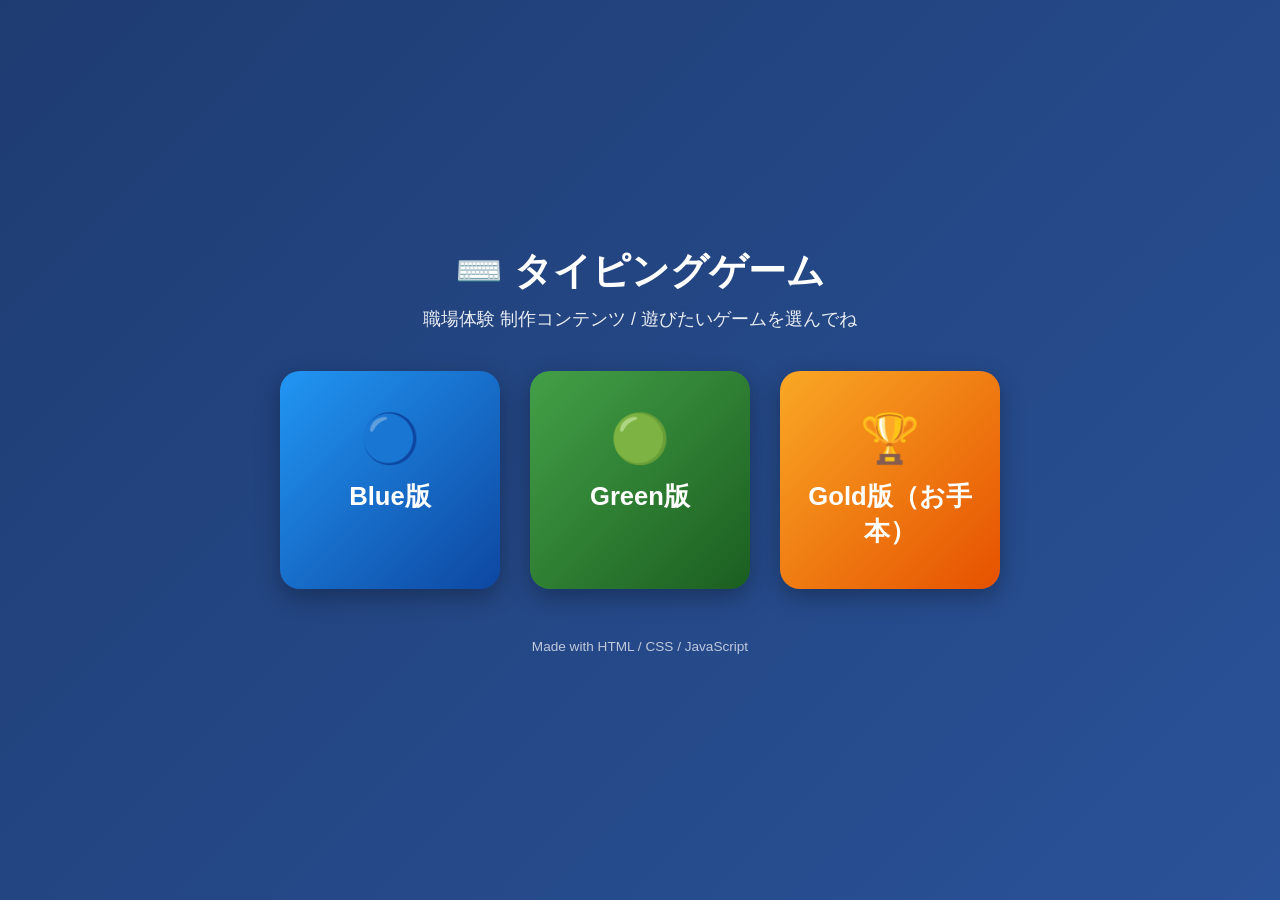
<file: index.html>
<!DOCTYPE html>
<html lang="ja">
<head>
  <meta charset="UTF-8" />
  <meta name="viewport" content="width=device-width, initial-scale=1.0" />
  <title>タイピングゲーム ポータル</title>
  <style>
    * { box-sizing: border-box; margin: 0; padding: 0; }
    body {
      font-family: "Hiragino Kaku Gothic ProN", "Meiryo", sans-serif;
      min-height: 100vh;
      display: flex;
      flex-direction: column;
      align-items: center;
      justify-content: center;
      background: linear-gradient(135deg, #1e3c72, #2a5298);
      color: #fff;
      text-align: center;
      padding: 20px;
    }
    h1 { font-size: 2.4rem; margin-bottom: 10px; }
    p.lead { font-size: 1.1rem; margin-bottom: 40px; opacity: 0.9; }
    .cards { display: flex; gap: 30px; flex-wrap: wrap; justify-content: center; }
    .card {
      display: block;
      width: 220px;
      padding: 40px 20px;
      border-radius: 20px;
      text-decoration: none;
      color: #fff;
      font-size: 1.6rem;
      font-weight: bold;
      transition: transform 0.2s, box-shadow 0.2s;
      box-shadow: 0 8px 24px rgba(0,0,0,0.3);
    }
    .card:hover { transform: translateY(-8px); box-shadow: 0 14px 32px rgba(0,0,0,0.4); }
    .card .emoji { display: block; font-size: 3rem; margin-bottom: 12px; }
    .card.blue { background: linear-gradient(135deg, #2196f3, #0d47a1); }
    .card.green { background: linear-gradient(135deg, #43a047, #1b5e20); }
    .card.gold { background: linear-gradient(135deg, #f9a825, #e65100); }
    footer { margin-top: 50px; font-size: 0.85rem; opacity: 0.7; }
  </style>
</head>
<body>
  <h1>⌨️ タイピングゲーム</h1>
  <p class="lead">職場体験 制作コンテンツ / 遊びたいゲームを選んでね</p>
  <div class="cards">
    <a class="card blue" href="./blue/">
      <span class="emoji">🔵</span>
      Blue版
    </a>
    <a class="card green" href="./green/">
      <span class="emoji">🟢</span>
      Green版
    </a>
    <a class="card gold" href="./gold/">
      <span class="emoji">🏆</span>
      Gold版（お手本）
    </a>
  </div>
  <footer>Made with HTML / CSS / JavaScript</footer>
</body>
</html>
</file>
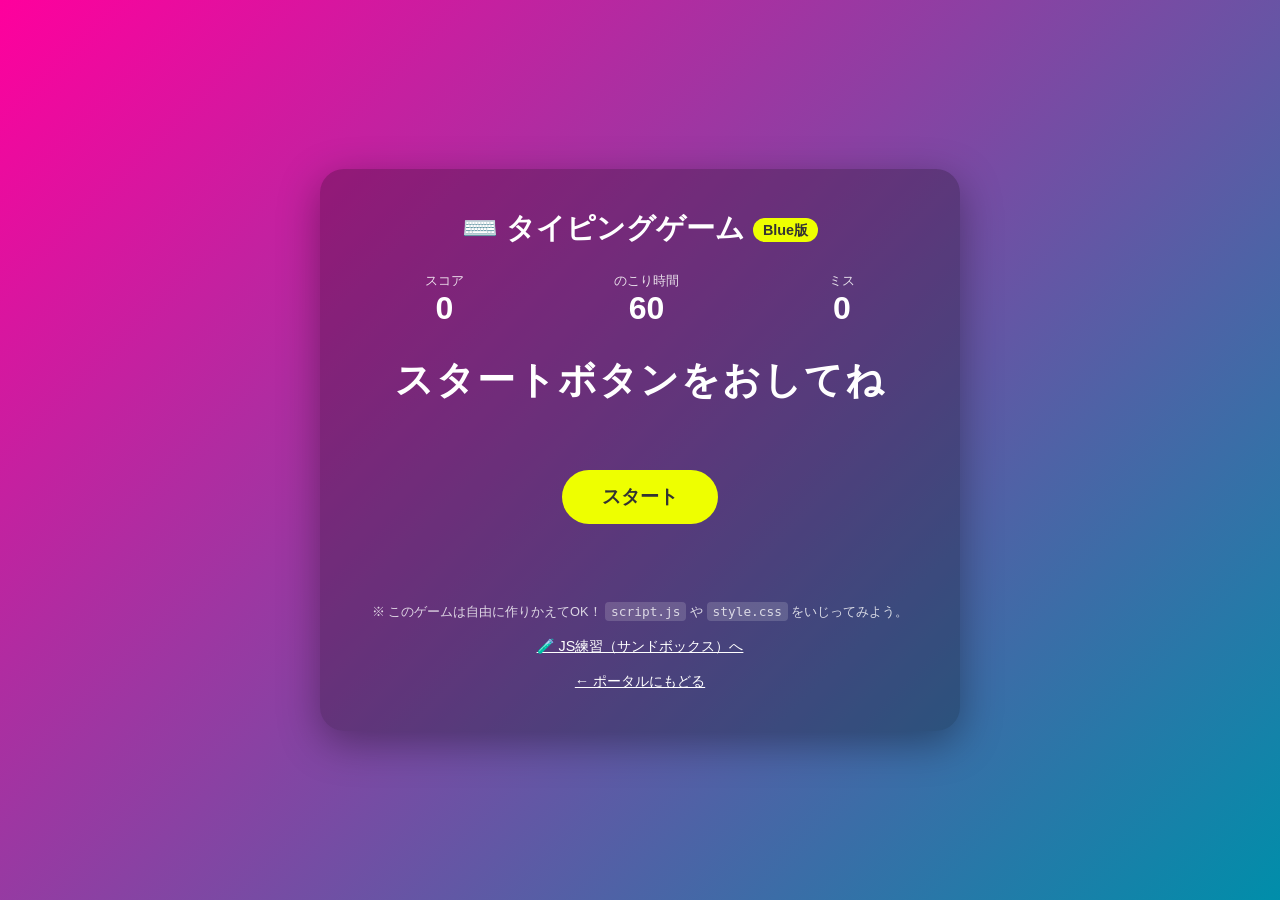
<file: blue/index.html>
<!DOCTYPE html>
<html lang="ja">
<head>
  <meta charset="UTF-8" />
  <meta name="viewport" content="width=device-width, initial-scale=1.0" />
  <title>タイピングゲーム（Taiping）</title>
  <link rel="stylesheet" href="./style.css" />
</head>
<body>
  <div class="container">
    <h1>⌨️ タイピングゲーム <span class="badge">Blue版</span></h1>

    <!-- スコアやタイマーの表示エリア -->
    <div class="status">
      <div class="status-item">
        <span class="label">スコア</span>
        <span id="score" class="value">0</span>
      </div>
      <div class="status-item">
        <span class="label">のこり時間</span>
        <span id="time" class="value">60</span>
      </div>
      <div class="status-item">
        <span class="label">ミス</span>
        <span id="miss" class="value">0</span>
      </div>
    </div>

    <!-- お題の単語 -->
    <div id="word" class="word">スタートボタンをおしてね</div>

    <!-- 入力中の文字 -->
    <div id="typed" class="typed"></div>

    <!-- 入力欄（画面には見せず、キー入力を受け取る用） -->
    <input id="input" class="hidden-input" type="text" autocomplete="off" />

    <!-- ボタン -->
    <button id="startBtn" class="start-btn">スタート</button>

    <!-- 結果表示 -->
    <div id="result" class="result"></div>

    <p class="hint">※ このゲームは自由に作りかえてOK！ <code>script.js</code> や <code>style.css</code> をいじってみよう。</p>
    <p class="back"><a href="./sandbox/">🧪 JS練習（サンドボックス）へ</a></p>
    <p class="back"><a href="../">← ポータルにもどる</a></p>
  </div>

  <script src="./script.js"></script>
</body>
</html>
</file>
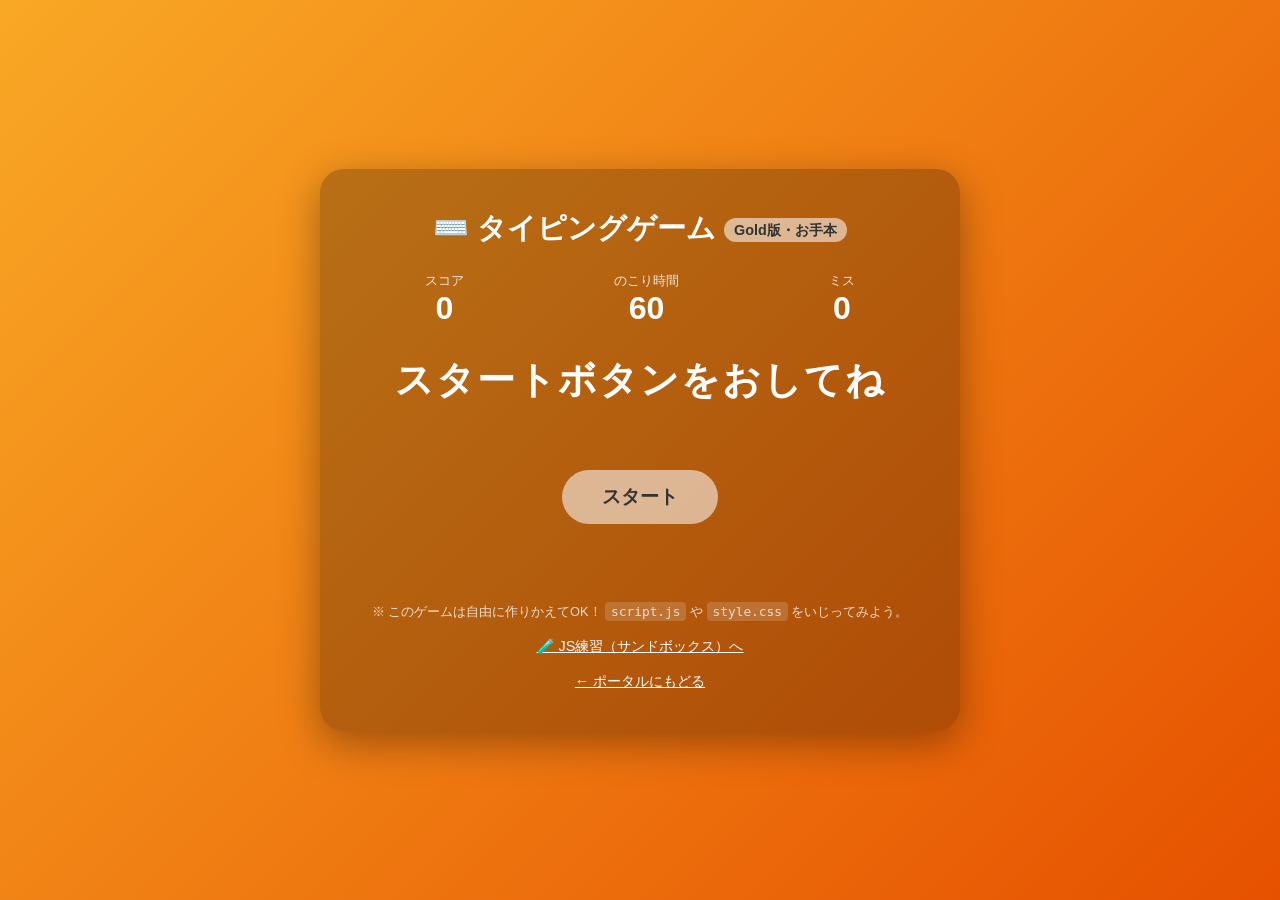
<file: gold/index.html>
<!DOCTYPE html>
<html lang="ja">
<head>
  <meta charset="UTF-8" />
  <meta name="viewport" content="width=device-width, initial-scale=1.0" />
  <title>タイピングゲーム（Gold版・お手本）</title>
  <link rel="stylesheet" href="./style.css" />
</head>
<body>
  <div class="container">
    <h1>⌨️ タイピングゲーム <span class="badge">Gold版・お手本</span></h1>

    <!-- スコアやタイマーの表示エリア -->
    <div class="status">
      <div class="status-item">
        <span class="label">スコア</span>
        <span id="score" class="value">0</span>
      </div>
      <div class="status-item">
        <span class="label">のこり時間</span>
        <span id="time" class="value">60</span>
      </div>
      <div class="status-item">
        <span class="label">ミス</span>
        <span id="miss" class="value">0</span>
      </div>
    </div>

    <!-- お題の単語 -->
    <div id="word" class="word">スタートボタンをおしてね</div>

    <!-- 入力中の文字 -->
    <div id="typed" class="typed"></div>
    <div id="label" class="label"></div>

    <!-- 入力欄（画面には見せず、キー入力を受け取る用） -->
    <input id="input" class="hidden-input" type="text" autocomplete="off" />

    <!-- ボタン -->
    <button id="startBtn" class="start-btn">スタート</button>

    <!-- 結果表示 -->
    <div id="result" class="result"></div>

    <p class="hint">※ このゲームは自由に作りかえてOK！ <code>script.js</code> や <code>style.css</code> をいじってみよう。</p>
    <p class="back"><a href="./sandbox/">🧪 JS練習（サンドボックス）へ</a></p>
    <p class="back"><a href="../">← ポータルにもどる</a></p>
  </div>

  <script src="./script.js"></script>
</body>
</html>
</file>
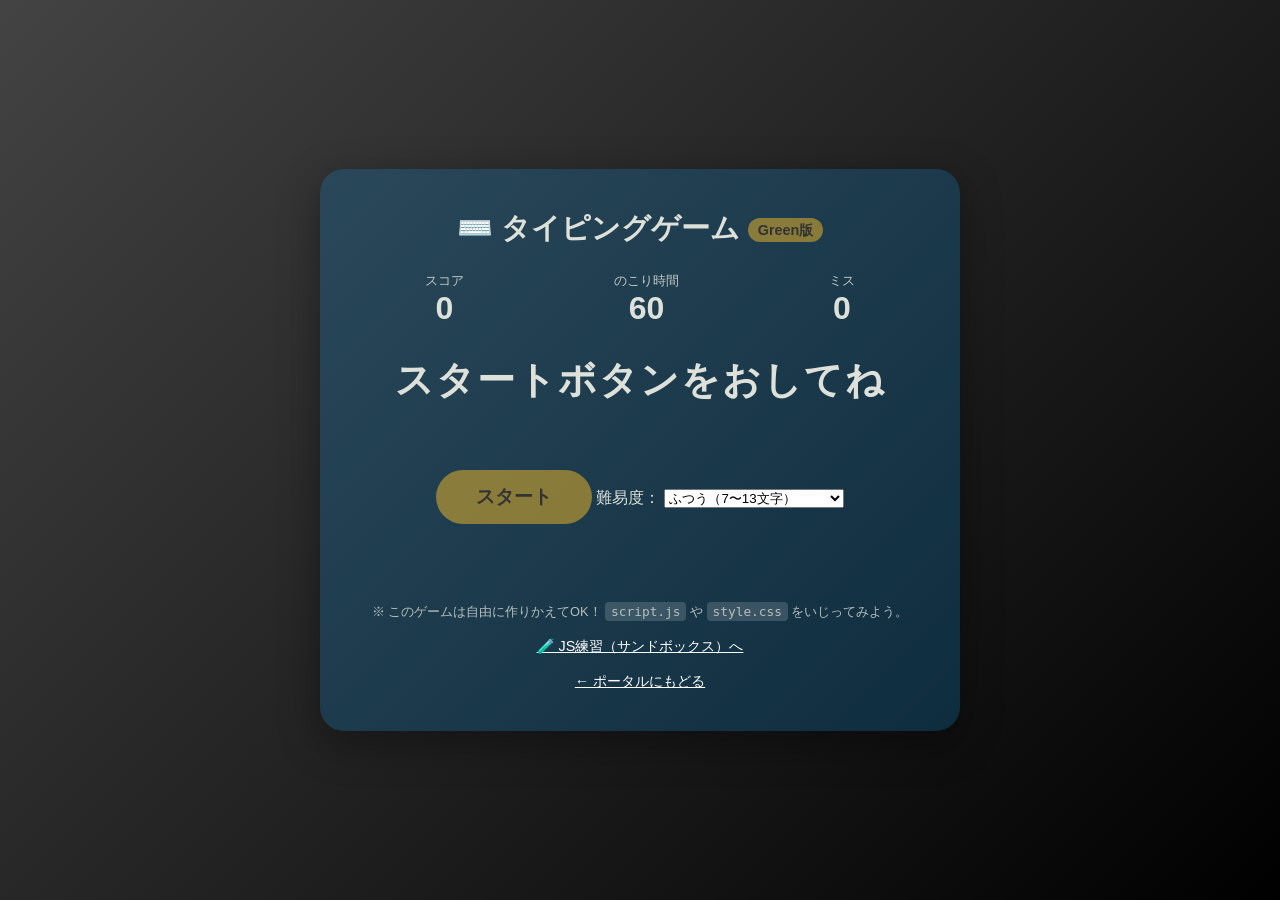
<file: green/index.html>
<!DOCTYPE html>
<html lang="ja">
<head>
  <meta charset="UTF-8" />
  <meta name="viewport" content="width=device-width, initial-scale=1.0" />
  <title>タイピングゲーム（西沢龍之丞）</title>
  <link rel="stylesheet" href="./style.css" />
</head>
<body>
  <div class="container">
    <h1>⌨️ タイピングゲーム <span class="badge">Green版</span></h1>

    <!-- スコアやタイマーの表示エリア -->
    <div class="status">
      <div class="status-item">
        <span class="label">スコア</span>
        <span id="score" class="value">0</span>
      </div>
      <div class="status-item">
        <span class="label">のこり時間</span>
        <span id="time" class="value">60</span>
      </div>
      <div class="status-item">
        <span class="label">ミス</span>
        <span id="miss" class="value">0</span>
      </div>
    </div>

    <!-- お題の単語 -->
    <div id="word" class="word">スタートボタンをおしてね</div>

    <!-- 入力中の文字 -->
    <div id="typed" class="typed"></div>

    <!-- 入力欄（画面には見せず、キー入力を受け取る用） -->
    <input id="input" class="hidden-input" type="text" autocomplete="off" />

    <!-- ボタン -->
    <button id="startBtn" class="start-btn">スタート</button>
    <label for="difficulty">難易度：</label>
    <select id="difficulty">
    <option value="easy">かんたん（6文字以内）</option>
    <option value="normal" selected>ふつう（7〜13文字）</option>
    <option value="hard">むずかしい（14文字以上）</option>
    </select>


    <!-- 結果表示 -->
    <div id="result" class="result"></div>

    <p class="hint">※ このゲームは自由に作りかえてOK！ <code>script.js</code> や <code>style.css</code> をいじってみよう。</p>
    <p class="back"><a href="./sandbox/">🧪 JS練習（サンドボックス）へ</a></p>
    <p class="back"><a href="../">← ポータルにもどる</a></p>
  </div>

  <script src="./script.js"></script>
</body>
</html>
</file>
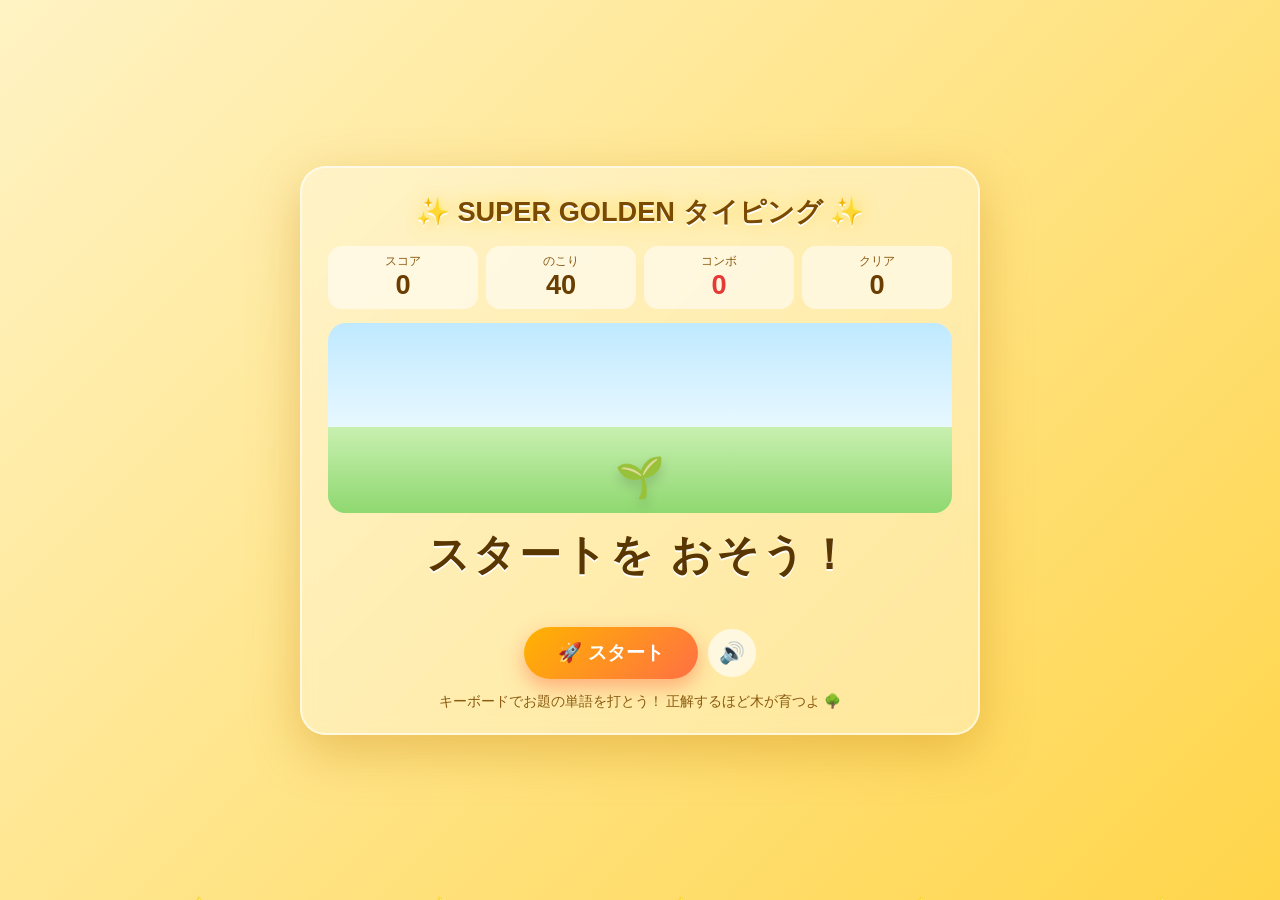
<file: super-golden/index.html>
<!DOCTYPE html>
<html lang="ja">
<head>
  <meta charset="UTF-8" />
  <meta name="viewport" content="width=device-width, initial-scale=1.0" />
  <title>✨ SUPER GOLDEN タイピング ✨</title>
  <link rel="stylesheet" href="./style.css" />
</head>
<body>
  <!-- 背景でキラキラ流れる粒 -->
  <div id="sparkles" class="sparkles"></div>
  <!-- 花吹雪・絵文字バーストがここに出る -->
  <div id="fx" class="fx-layer"></div>

  <div class="stage">
    <h1 class="title">✨ SUPER GOLDEN タイピング ✨</h1>

    <!-- スコアなどの表示（HUD） -->
    <div class="hud">
      <div class="hud-item">
        <span class="hud-label">スコア</span>
        <span id="score" class="hud-value">0</span>
      </div>
      <div class="hud-item">
        <span class="hud-label">のこり</span>
        <span id="time" class="hud-value">40</span>
      </div>
      <div class="hud-item combo-box">
        <span class="hud-label">コンボ</span>
        <span id="combo" class="hud-value">0</span>
      </div>
      <div class="hud-item">
        <span class="hud-label">クリア</span>
        <span id="cleared" class="hud-value">0</span>
      </div>
    </div>

    <!-- 育つ木の庭 -->
    <div class="garden">
      <div id="flowers" class="flowers"></div>
      <div id="tree" class="tree">🌱</div>
      <div class="ground"></div>
    </div>

    <!-- お題 -->
    <div id="word" class="word">スタートを おそう！</div>
    <div id="typed" class="typed"></div>

    <!-- ボタン類 -->
    <div class="controls">
      <button id="startBtn" class="start-btn">🚀 スタート</button>
      <button id="muteBtn" class="mute-btn" title="音のオン・オフ">🔊</button>
    </div>

    <p class="hint">キーボードでお題の単語を打とう！ 正解するほど木が育つよ 🌳</p>
  </div>

  <!-- 結果オーバーレイ -->
  <div id="overlay" class="overlay hidden">
    <div class="overlay-card">
      <div class="overlay-emoji">🏆</div>
      <h2 id="overlayTitle">おつかれさま！</h2>
      <p id="overlayScore" class="overlay-score"></p>
      <p id="overlayMsg" class="overlay-msg"></p>
      <button id="againBtn" class="start-btn">🔄 もういちど</button>
    </div>
  </div>

  <script src="./script.js"></script>
</body>
</html>
</file>
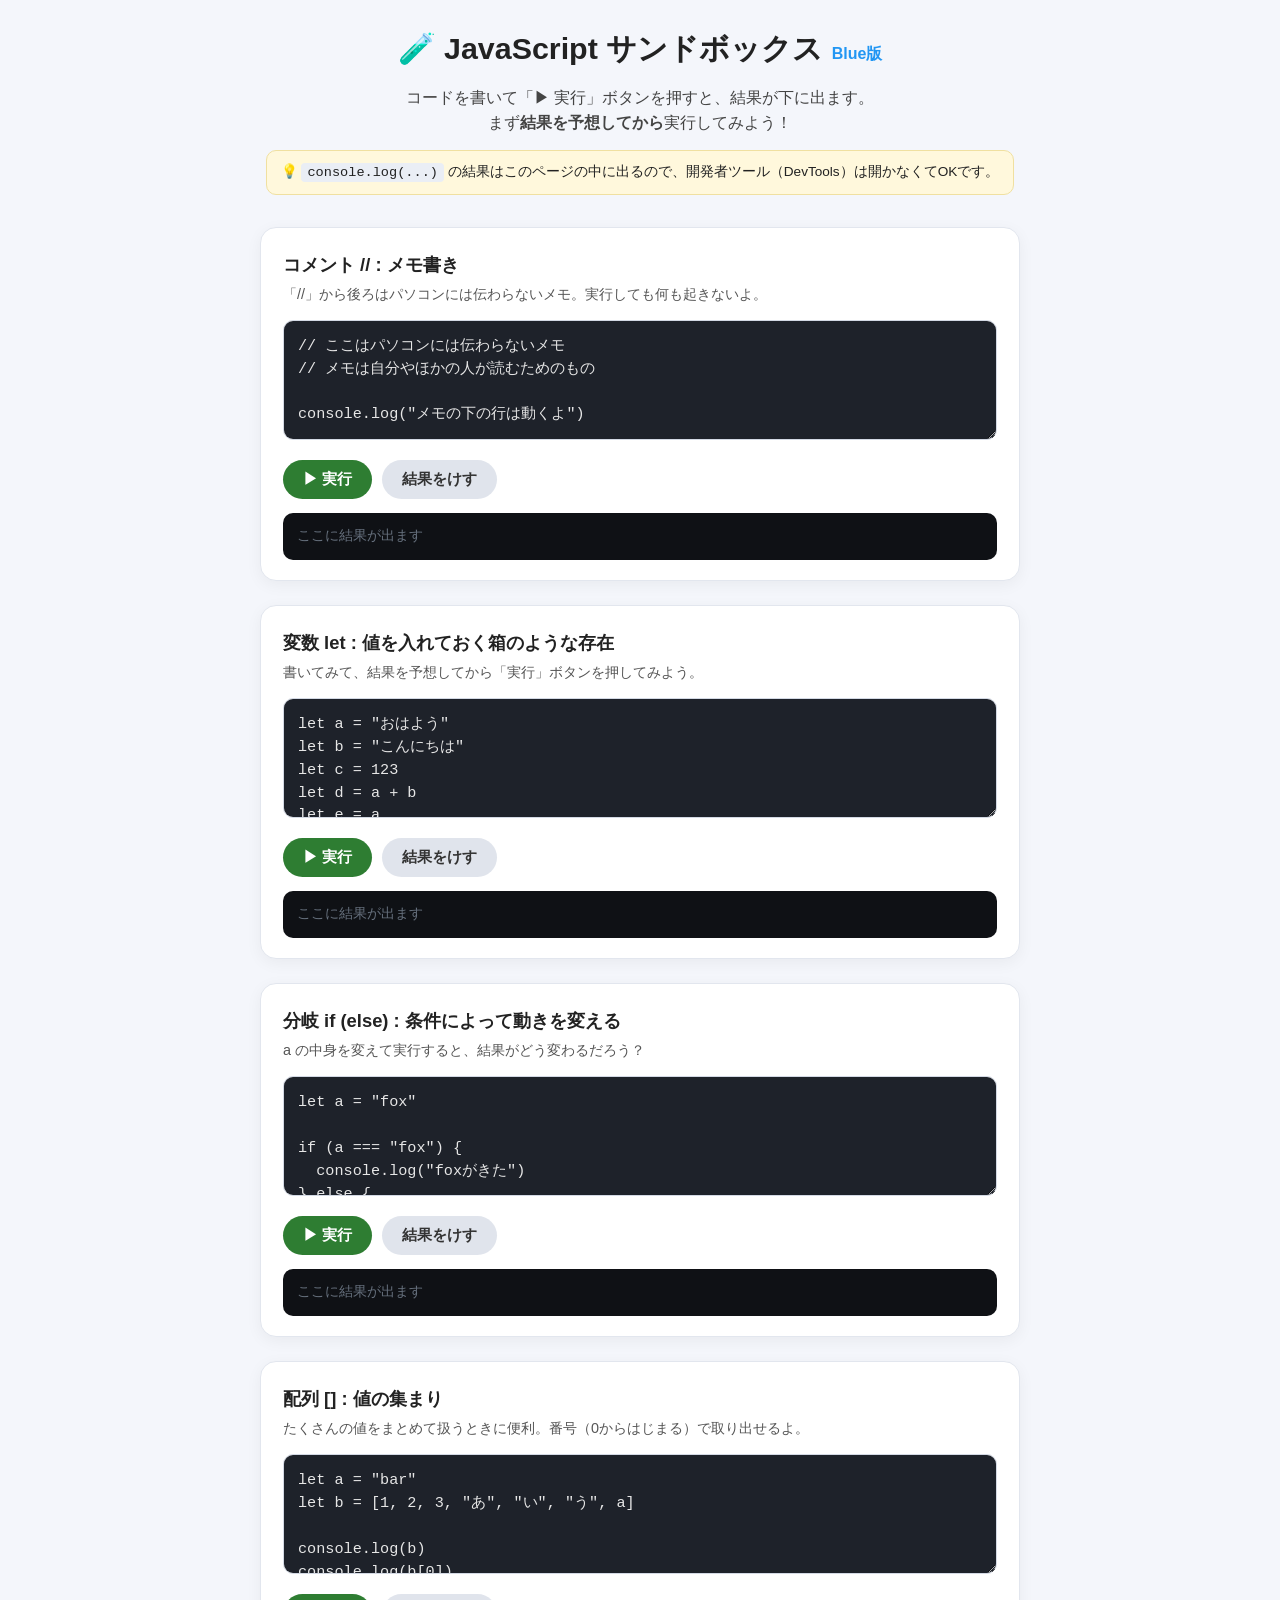
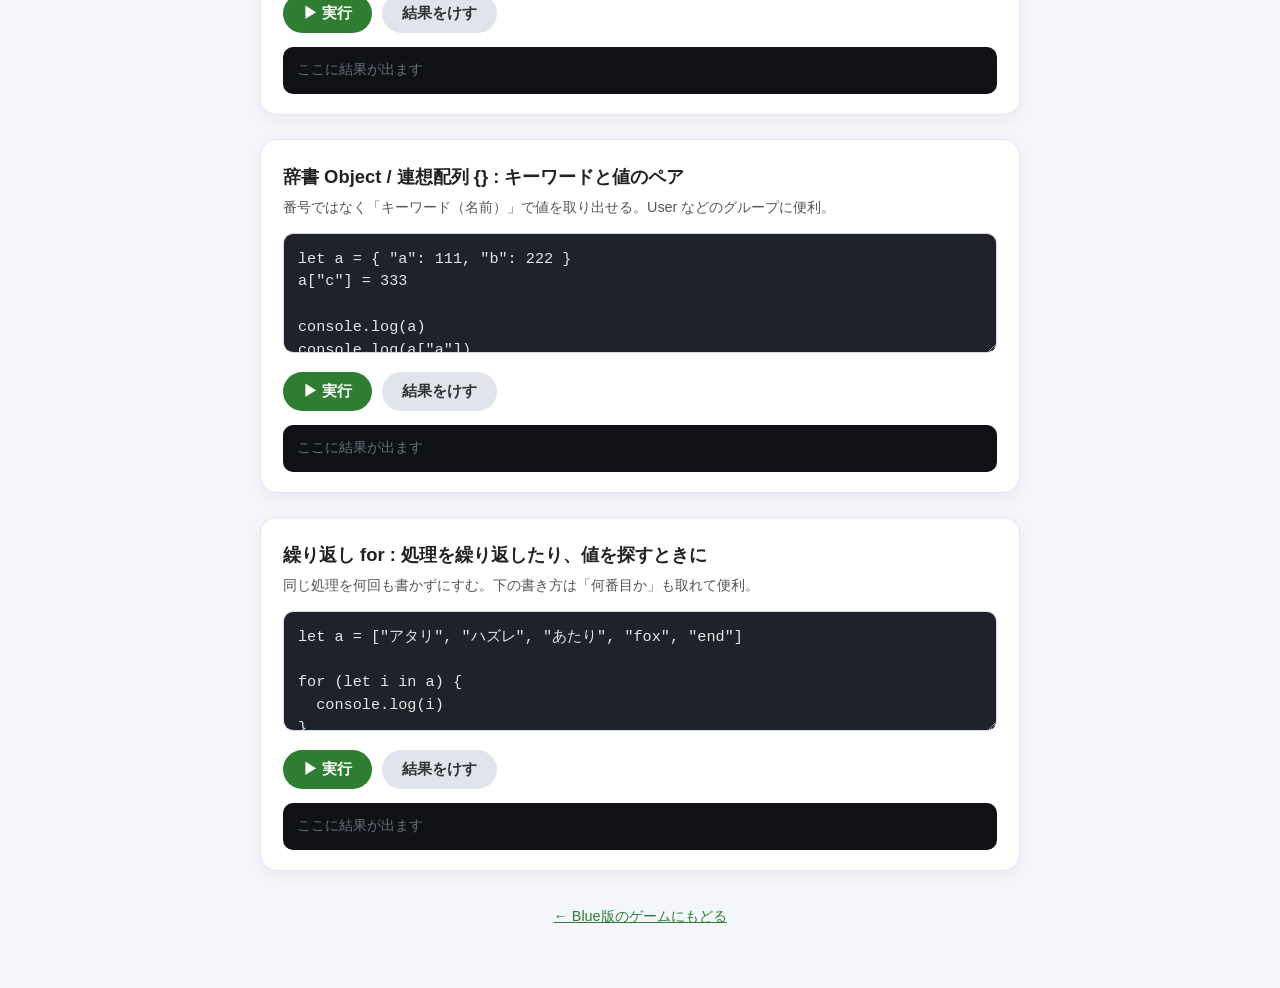
<file: blue/sandbox/index.html>
<!DOCTYPE html>
<html lang="ja">
<head>
  <meta charset="UTF-8" />
  <meta name="viewport" content="width=device-width, initial-scale=1.0" />
  <title>JavaScript サンドボックス（Blue版）</title>
  <link rel="stylesheet" href="./style.css" />
</head>
<body>
  <header class="header">
    <h1>🧪 JavaScript サンドボックス <span style="font-size:1rem;color:#2196f3;">Blue版</span></h1>
    <p class="lead">
      コードを書いて「▶ 実行」ボタンを押すと、結果が下に出ます。<br />
      まず<strong>結果を予想してから</strong>実行してみよう！
    </p>
    <p class="note">💡 <code>console.log(...)</code> の結果はこのページの中に出るので、開発者ツール（DevTools）は開かなくてOKです。</p>
  </header>

  <!-- 各レッスンのカードは script.js から自動で作られます -->
  <main id="lessons" class="lessons"></main>

  <p class="back"><a href="../">← Blue版のゲームにもどる</a></p>

  <script src="./script.js"></script>
</body>
</html>
</file>
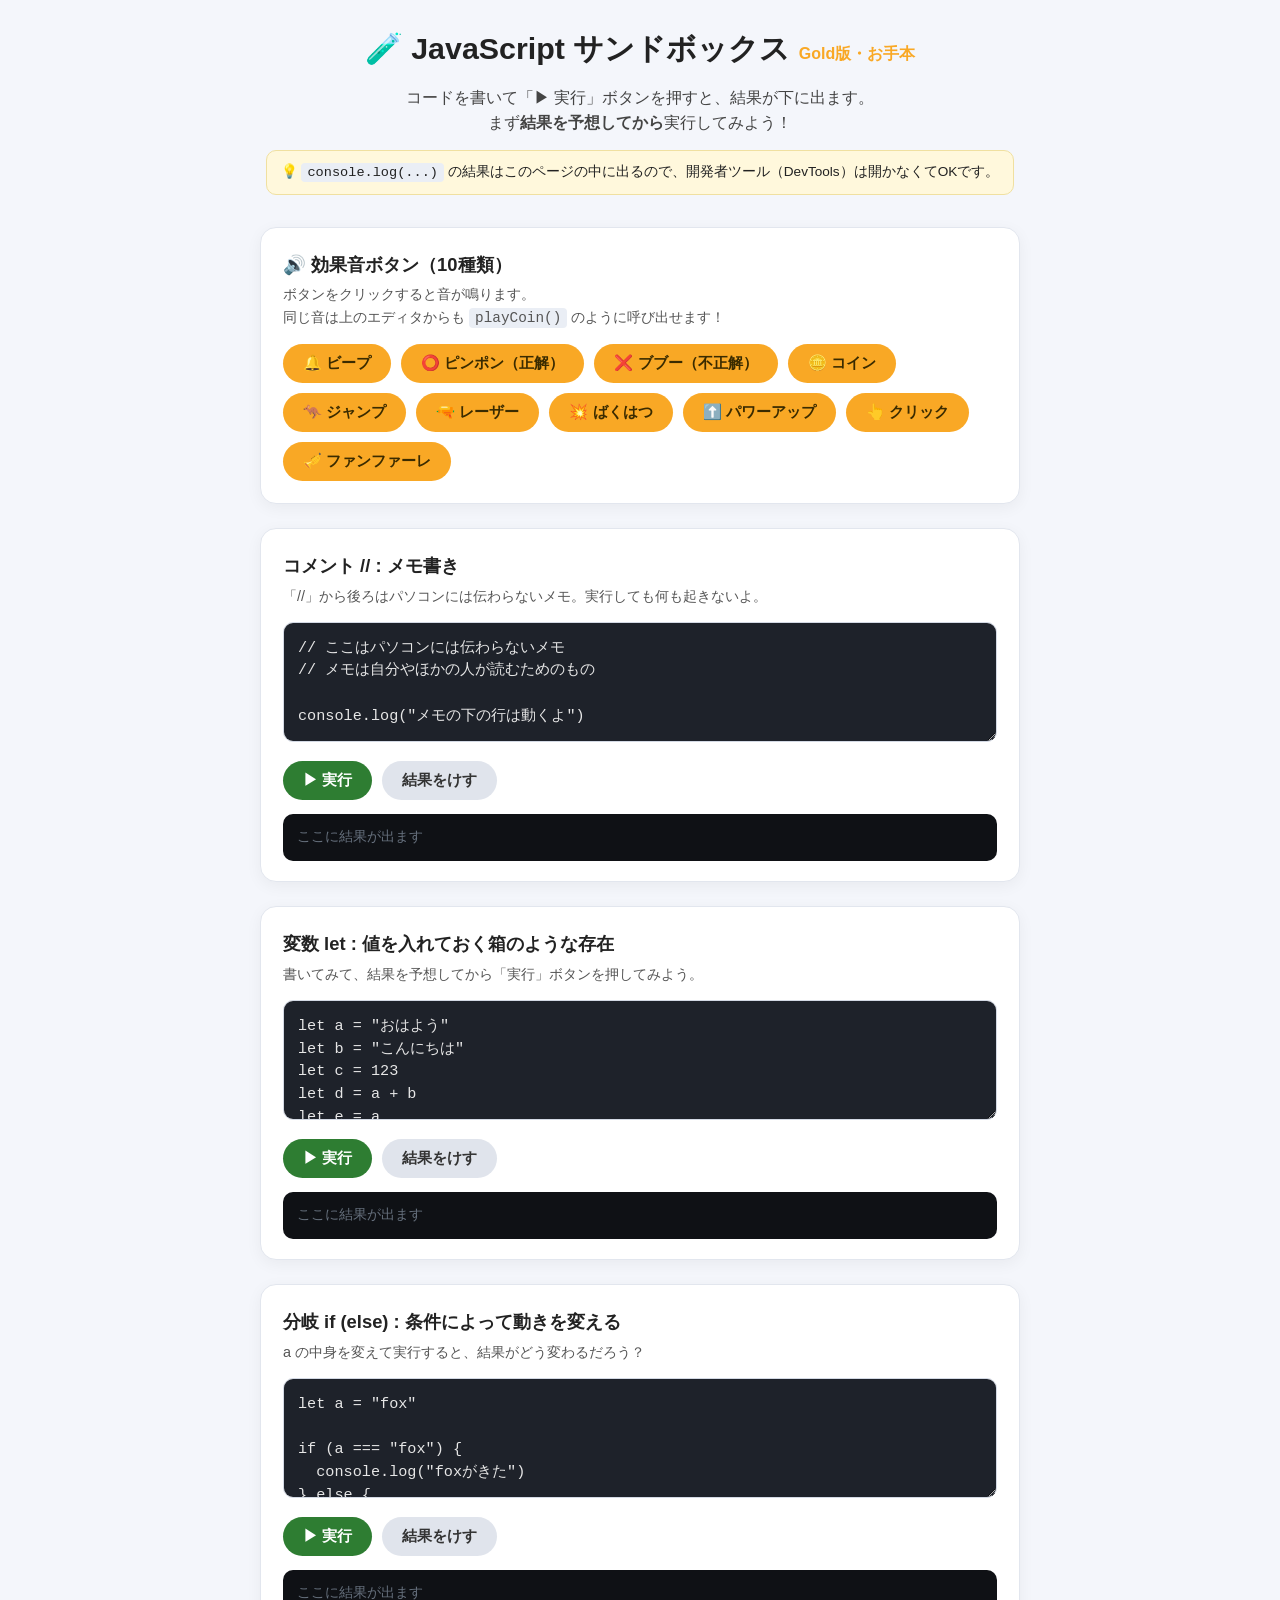
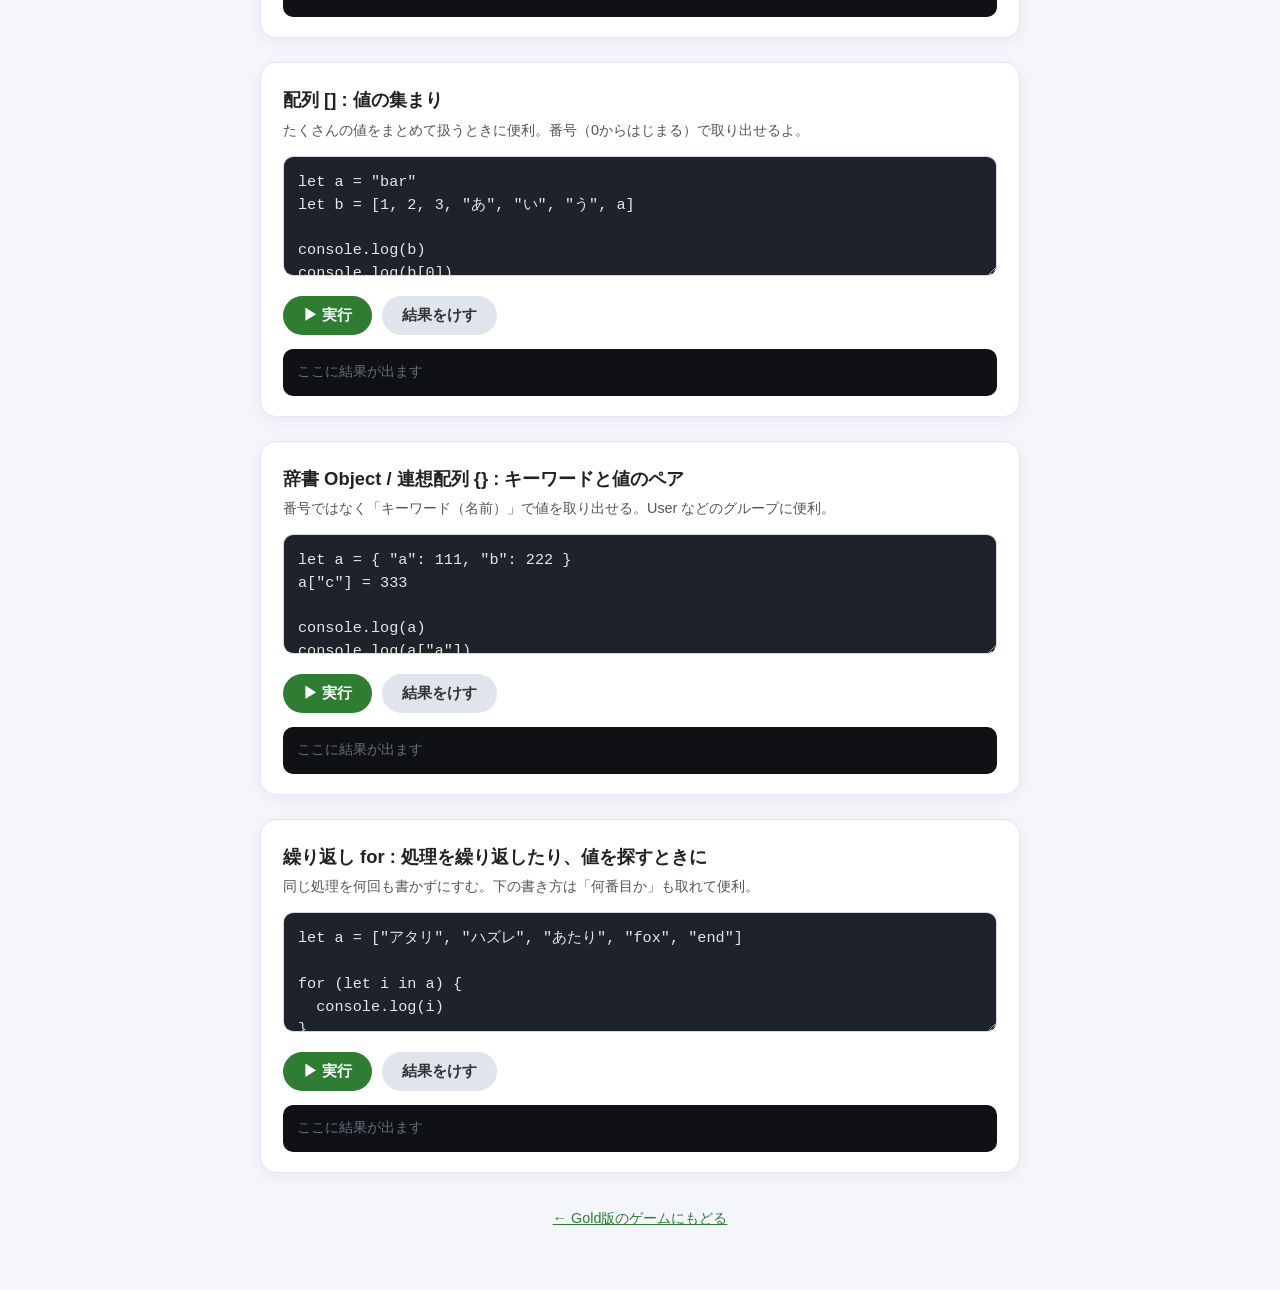
<file: gold/sandbox/index.html>
<!DOCTYPE html>
<html lang="ja">
<head>
  <meta charset="UTF-8" />
  <meta name="viewport" content="width=device-width, initial-scale=1.0" />
  <title>JavaScript サンドボックス（Gold版・お手本）</title>
  <link rel="stylesheet" href="./style.css" />
</head>
<body>
  <header class="header">
    <h1>🧪 JavaScript サンドボックス <span style="font-size:1rem;color:#f9a825;">Gold版・お手本</span></h1>
    <p class="lead">
      コードを書いて「▶ 実行」ボタンを押すと、結果が下に出ます。<br />
      まず<strong>結果を予想してから</strong>実行してみよう！
    </p>
    <p class="note">💡 <code>console.log(...)</code> の結果はこのページの中に出るので、開発者ツール（DevTools）は開かなくてOKです。</p>
  </header>

  <!-- 効果音ボタン（10種類） -->
  <section class="sound-panel">
    <h2>🔊 効果音ボタン（10種類）</h2>
    <p class="sound-lead">
      ボタンをクリックすると音が鳴ります。<br />
      同じ音は上のエディタからも <code>playCoin()</code> のように呼び出せます！
    </p>
    <div class="sound-buttons">
      <button class="sound-btn" onclick="playBeep()">🔔 ビープ</button>
      <button class="sound-btn" onclick="playCorrect()">⭕ ピンポン（正解）</button>
      <button class="sound-btn" onclick="playWrong()">❌ ブブー（不正解）</button>
      <button class="sound-btn" onclick="playCoin()">🪙 コイン</button>
      <button class="sound-btn" onclick="playJump()">🦘 ジャンプ</button>
      <button class="sound-btn" onclick="playLaser()">🔫 レーザー</button>
      <button class="sound-btn" onclick="playExplosion()">💥 ばくはつ</button>
      <button class="sound-btn" onclick="playPowerUp()">⬆️ パワーアップ</button>
      <button class="sound-btn" onclick="playClick()">👆 クリック</button>
      <button class="sound-btn" onclick="playFanfare()">🎺 ファンファーレ</button>
    </div>
  </section>

  <!-- 各レッスンのカードは script.js から自動で作られます -->
  <main id="lessons" class="lessons"></main>

  <p class="back"><a href="../">← Gold版のゲームにもどる</a></p>

  <script src="./script.js"></script>
</body>
</html>
</file>
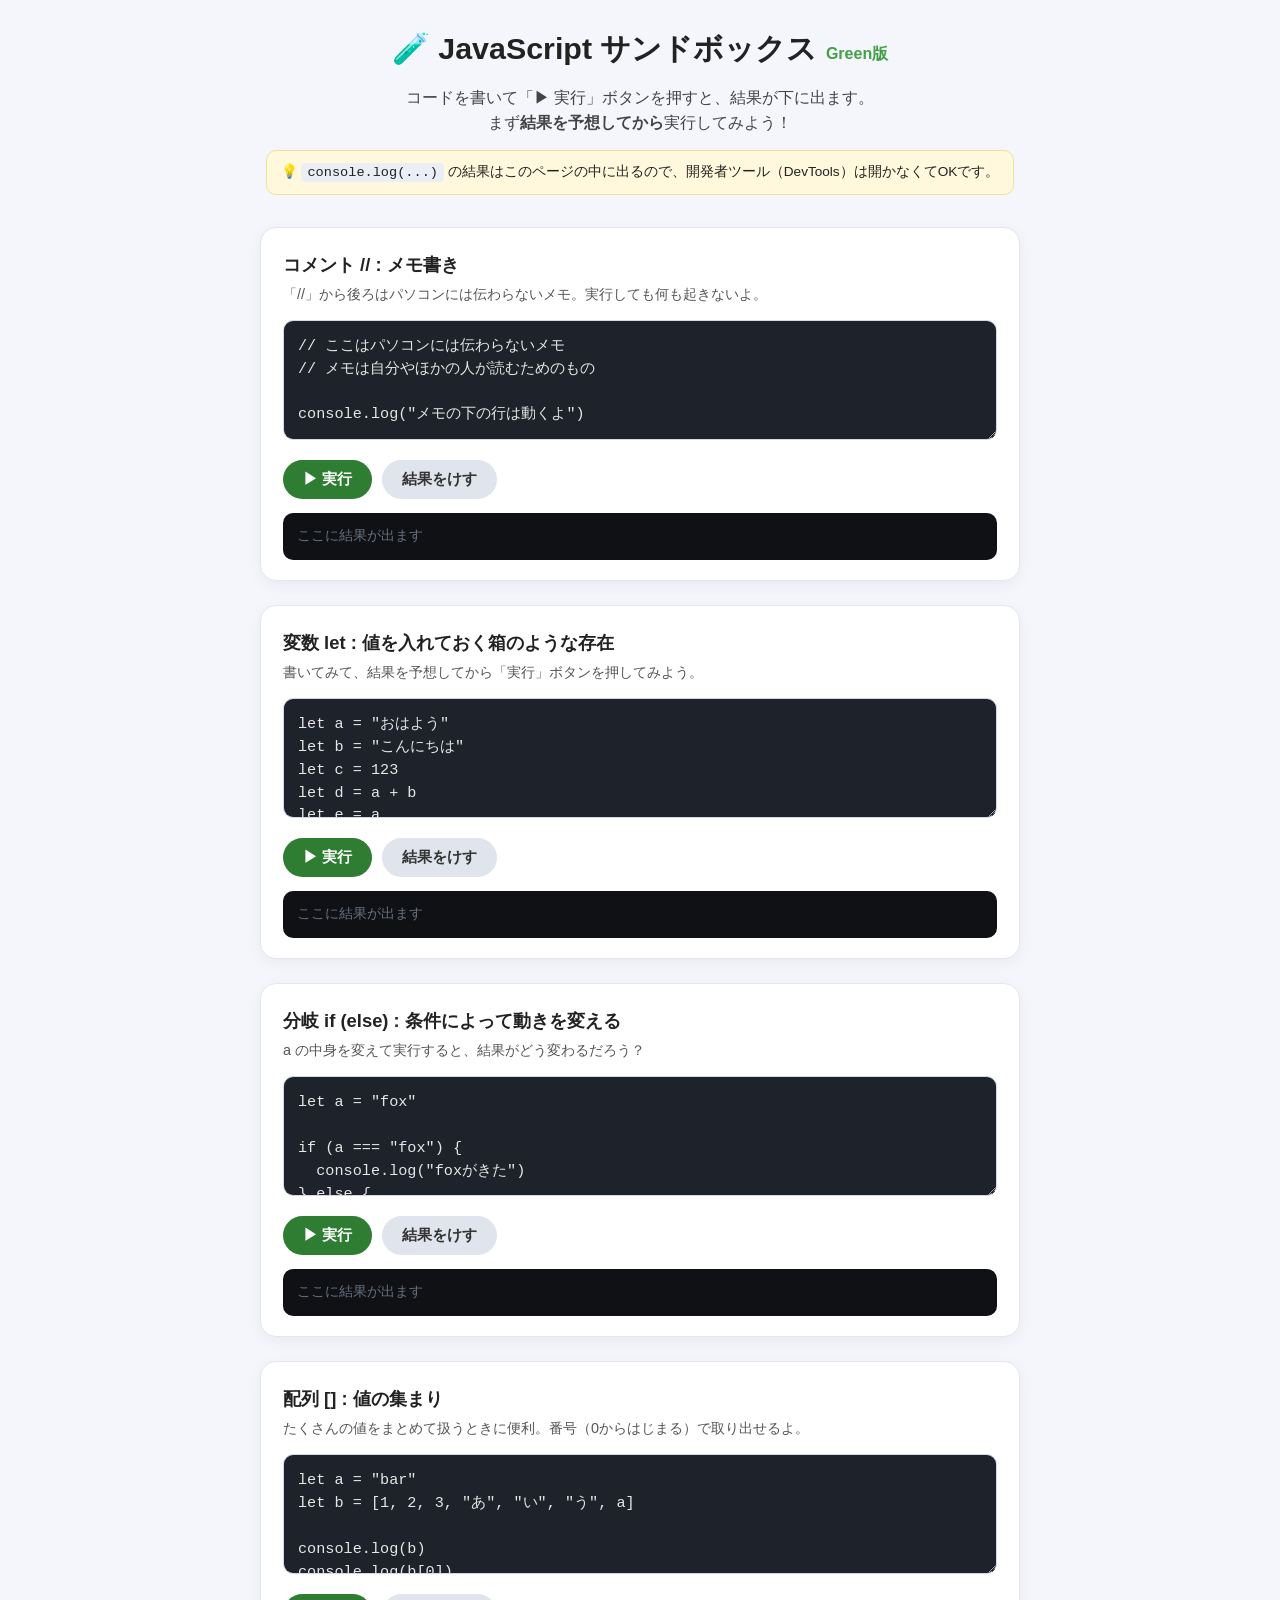
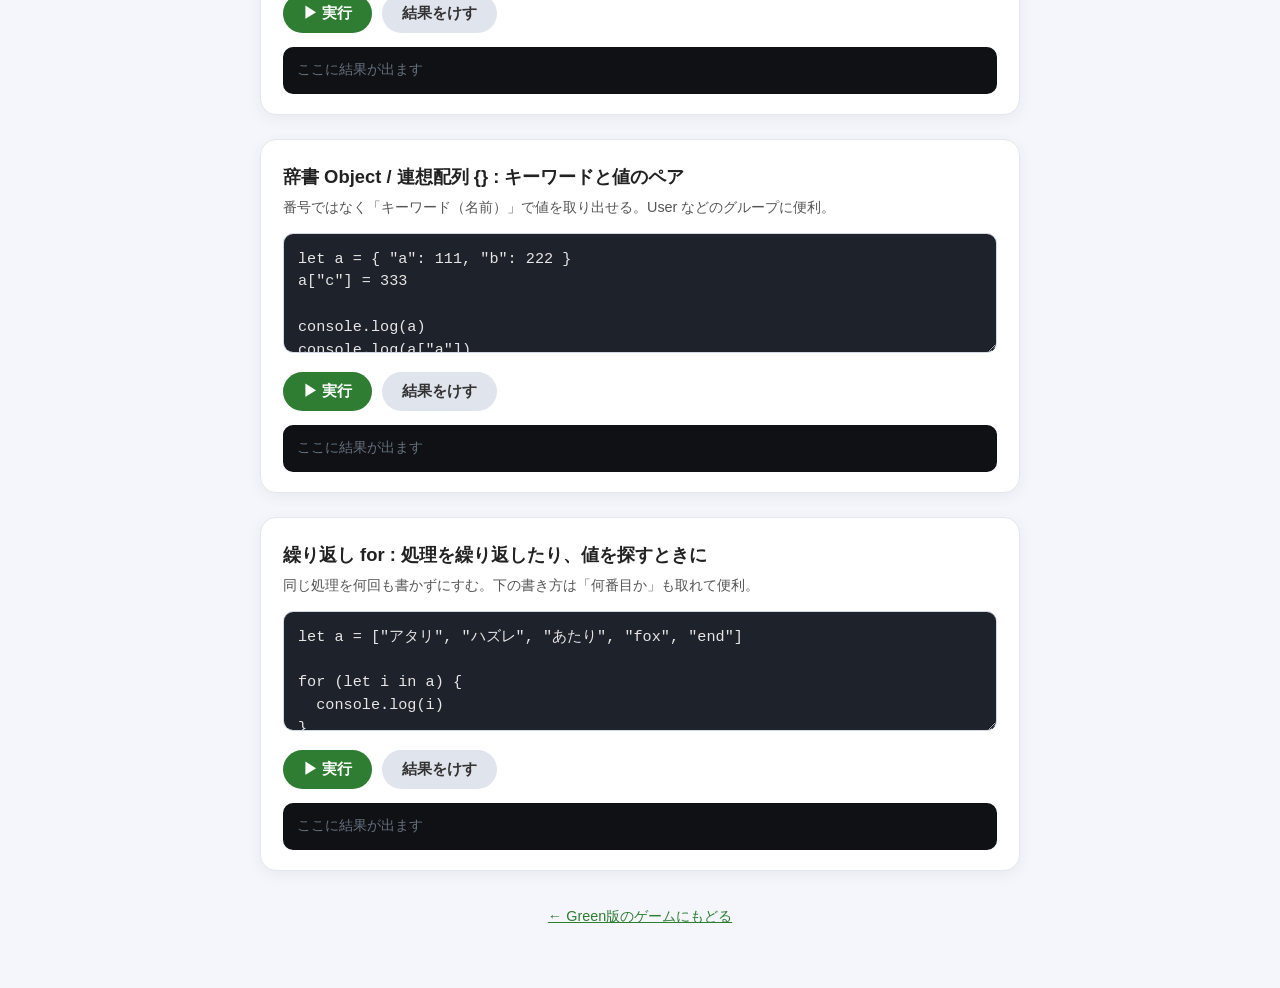
<file: green/sandbox/index.html>
<!DOCTYPE html>
<html lang="ja">
<head>
  <meta charset="UTF-8" />
  <meta name="viewport" content="width=device-width, initial-scale=1.0" />
  <title>JavaScript サンドボックス（Green版）</title>
  <link rel="stylesheet" href="./style.css" />
</head>
<body>
  <header class="header">
    <h1>🧪 JavaScript サンドボックス <span style="font-size:1rem;color:#43a047;">Green版</span></h1>
    <p class="lead">
      コードを書いて「▶ 実行」ボタンを押すと、結果が下に出ます。<br />
      まず<strong>結果を予想してから</strong>実行してみよう！
    </p>
    <p class="note">💡 <code>console.log(...)</code> の結果はこのページの中に出るので、開発者ツール（DevTools）は開かなくてOKです。</p>
  </header>

  <!-- 各レッスンのカードは script.js から自動で作られます -->
  <main id="lessons" class="lessons"></main>

  <p class="back"><a href="../">← Green版のゲームにもどる</a></p>

  <script src="./script.js"></script>
</body>
</html>
</file>
<file: blue/style.css>
/* ===== Blue版 スタイル ===== */
/* 色を変えたいときは下の --main-color などをいじってみよう！ */
:root {
  --main-color: #8295cc;
  --dark-color: #5182d2;
  --accent-color: #eeff00;
}

* { box-sizing: border-box; margin: 0; padding: 0; }

body {
  font-family: "Hiragino Kaku Gothic ProN", "Meiryo", sans-serif;
  min-height: 100vh;
  display: flex;
  align-items: center;
  justify-content: center;
  background: linear-gradient(135deg, #ff009d, #008eaa);
  color: #fff;
  padding: 20px;
}

.container {
  background: rgba(0, 0, 0, 0.25);
  border-radius: 24px;
  padding: 40px 30px;
  width: 100%;
  max-width: 640px;
  text-align: center;
  box-shadow: 0 12px 40px rgba(0, 0, 0, 0.35);
}

h1 { font-size: 1.8rem; margin-bottom: 24px; }

.badge {
  font-size: 0.9rem;
  background: var(--accent-color);
  color: #333;
  padding: 4px 10px;
  border-radius: 999px;
  vertical-align: middle;
}

/* スコア・時間・ミスの表示 */
.status {
  display: flex;
  justify-content: space-around;
  margin-bottom: 28px;
}
.status-item { display: flex; flex-direction: column; }
.status-item .label { font-size: 0.8rem; opacity: 0.85; }
.status-item .value { font-size: 2rem; font-weight: bold; }

/* お題の単語 */
.word {
  font-size: 2.4rem;
  font-weight: bold;
  letter-spacing: 2px;
  margin-bottom: 14px;
  min-height: 3rem;
  word-break: break-all;
}
/* 正しく打てた文字の色 */
.word .done { color: var(--accent-color); }

/* 入力中の文字 */
.typed {
  font-size: 1.3rem;
  min-height: 1.6rem;
  margin-bottom: 24px;
  opacity: 0.9;
}

/* キー入力を受け取るための入力欄（見えないように） */
.hidden-input {
  position: absolute;
  opacity: 0;
  pointer-events: none;
}

/* スタートボタン */
.start-btn {
  font-size: 1.2rem;
  font-weight: bold;
  padding: 14px 40px;
  border: none;
  border-radius: 999px;
  background: var(--accent-color);
  color: #333;
  cursor: pointer;
  transition: transform 0.15s;
}
.start-btn:hover { transform: scale(1.05); }
.start-btn:disabled { opacity: 0.5; cursor: not-allowed; transform: none; }

/* 結果表示 */
.result {
  font-size: 1.3rem;
  margin-top: 24px;
  min-height: 1.6rem;
  font-weight: bold;
}

.hint {
  margin-top: 30px;
  font-size: 0.8rem;
  opacity: 0.8;
}
.hint code {
  background: rgba(255, 255, 255, 0.2);
  padding: 2px 6px;
  border-radius: 4px;
}

.back { margin-top: 16px; font-size: 0.9rem; }
.back a { color: #fff; }
</file>
<file: gold/style.css>
/* ===== Gold版（お手本）スタイル ===== */
/* このファイルが「正解」の状態です。blue/green のバグ探しの答え合わせに使ってね。 */
:root {
  --main-color: #f9a825;
  --dark-color: #e65100;
  --accent-color: #ffffff8d;
}

* { box-sizing: border-box; margin: 0; padding: 0; }

body {
  font-family: "Hiragino Kaku Gothic ProN", "Meiryo", sans-serif;
  min-height: 100vh;
  display: flex;
  align-items: center;
  justify-content: center;
  background: linear-gradient(135deg, var(--main-color), var(--dark-color));
  color: #fff;
  padding: 20px;
}

.container {
  background: rgba(0, 0, 0, 0.25);
  border-radius: 24px;
  padding: 40px 30px;
  width: 100%;
  max-width: 640px;
  text-align: center;
  box-shadow: 0 12px 40px rgba(0, 0, 0, 0.35);
}

h1 { font-size: 1.8rem; margin-bottom: 24px; }

.badge {
  font-size: 0.9rem;
  background: var(--accent-color);
  color: #333;
  padding: 4px 10px;
  border-radius: 999px;
  vertical-align: middle;
}

/* スコア・時間・ミスの表示 */
.status {
  display: flex;
  justify-content: space-around;
  margin-bottom: 28px;
}
.status-item { display: flex; flex-direction: column; }
.status-item .label { font-size: 0.8rem; opacity: 0.85; }
.status-item .value { font-size: 2rem; font-weight: bold; }

/* お題の単語 */
.word {
  font-size: 2.4rem;
  font-weight: bold;
  letter-spacing: 2px;
  margin-bottom: 14px;
  min-height: 3rem;
  word-break: break-all;
}
/* 正しく打てた文字の色 */
.word .done { color: var(--accent-color); }

/* 入力中の文字 */
.typed {
  font-size: 1.3rem;
  min-height: 1.6rem;
  margin-bottom: 24px;
  opacity: 0.9;
}

/* キー入力を受け取るための入力欄（見えないように） */
.hidden-input {
  position: absolute;
  opacity: 0;
  pointer-events: none;
}

/* スタートボタン */
.start-btn {
  font-size: 1.2rem;
  font-weight: bold;
  padding: 14px 40px;
  border: none;
  border-radius: 999px;
  background: var(--accent-color);
  color: #333;
  cursor: pointer;
  transition: transform 0.15s;
}
.start-btn:hover { transform: scale(1.05); }
.start-btn:disabled { opacity: 0.5; cursor: not-allowed; transform: none; }

/* 結果表示 */
.result {
  font-size: 1.3rem;
  margin-top: 24px;
  min-height: 1.6rem;
  font-weight: bold;
}

.hint {
  margin-top: 30px;
  font-size: 0.8rem;
  opacity: 0.8;
}
.hint code {
  background: rgba(255, 255, 255, 0.2);
  padding: 2px 6px;
  border-radius: 4px;
}

.back { margin-top: 16px; font-size: 0.9rem; }
.back a { color: #fff; }
</file>
<file: green/style.css>
/* ===== Gold版（お手本）スタイル ===== */
/* このファイルが「正解」の状態です。blue/green のバグ探しの答え合わせに使ってね。 */
:root {
  --main-color: #1b9605;
  --dark-color: #0fe600d8;
  --accent-color: #e1b02a8d;
}

* { box-sizing: border-box; margin: 0; padding: 0; }

body {
  font-family: "Hiragino Kaku Gothic ProN", "Meiryo", sans-serif;
  min-height: 100vh;
  display: flex;
  align-items: center;
  justify-content: center;
  background: linear-gradient(135deg, #444343,#000000);
  color: #dee1da;
  padding: 20px;
}

.container {
  background: rgba(11, 130, 204, 0.25);
  border-radius: 24px;
  padding: 40px 30px;
  width: 100%;
  max-width: 640px;
  text-align: center;
  box-shadow: 0 12px 40px rgba(0, 0, 0, 0.35);
}

h1 { font-size: 1.8rem; margin-bottom: 24px; }

.badge {
  font-size: 0.9rem;
  background: var(--accent-color);
  color: #333;
  padding: 4px 10px;
  border-radius: 999px;
  vertical-align: middle;
}

/* スコア・時間・ミスの表示 */
.status {
  display: flex;
  justify-content: space-around;
  margin-bottom: 28px;
}
.status-item { display: flex; flex-direction: column; }
.status-item .label { font-size: 0.8rem; opacity: 0.85; }
.status-item .value { font-size: 2rem; font-weight: bold; }

/* お題の単語 */
.word {
  font-size: 2.4rem;
  font-weight: bold;
  letter-spacing: 2px;
  margin-bottom: 14px;
  min-height: 3rem;
  word-break: break-all;
}
/* 正しく打てた文字の色 */
.word .done { color: var(--accent-color); }

/* 入力中の文字 */
.typed {
  font-size: 1.3rem;
  min-height: 1.6rem;
  margin-bottom: 24px;
  opacity: 0.9;
}

/* キー入力を受け取るための入力欄（見えないように） */
.hidden-input {
  position: absolute;
  opacity: 0;
  pointer-events: none;
}

/* スタートボタン */
.start-btn {
  font-size: 1.2rem;
  font-weight: bold;
  padding: 14px 40px;
  border: none;
  border-radius: 999px;
  background: var(--accent-color);
  color: #333;
  cursor: pointer;
  transition: transform 0.15s;
}
.start-btn:hover { transform: scale(1.05); }
.start-btn:disabled { opacity: 0.5; cursor: not-allowed; transform: none; }

/* 結果表示 */
.result {
  font-size: 1.3rem;
  margin-top: 24px;
  min-height: 1.6rem;
  font-weight: bold;
}

.hint {
  margin-top: 30px;
  font-size: 0.8rem;
  opacity: 0.8;
}
.hint code {
  background: rgba(255, 255, 255, 0.2);
  padding: 2px 6px;
  border-radius: 4px;
}

.back { margin-top: 16px; font-size: 0.9rem; }
.back a { color: #fff; }
.pop-anim {
  animation: pop 0.08s ease-out;
}

@keyframes pop {
  0% { transform: scale(1); }
  50% { transform: scale(1.08) translateY(-2px); }
  100% { transform: scale(1); }
}

.fever-flash {
  animation: fever 0.25s ease-out;
}

@keyframes fever {
  0% { background-color: rgba(255, 215, 0, 0.4); }
  100% { background-color: transparent; }
}

.shake-anim {
  animation: shake 0.15s ease-in-out;
}

@keyframes shake {
  0% { transform: translateX(0); background-color: rgba(255, 0, 0, 0.3); }
  25% { transform: translateX(-8px); }
  50% { transform: translateX(8px); }
  75% { transform: translateX(-4px); }
  100% { transform: translateX(0); background-color: transparent; }
}
/* --- フィーバー時の演出 --- */

/* 残り20秒で背景が熱く脈動するアニメーション */
body.fever-mode {
  animation: feverBackground 1s infinite alternate linear;
}

@keyframes feverBackground {
  0% { background-color: #2b0000; }
  100% { background-color: #4a1500; }
}

/* フィーバー突入時のデカ文字テロップ */
.fever-notice {
  position: fixed;
  top: 40%;
  left: 50%;
  transform: translate(-50%, -50%);
  font-size: 3rem;
  font-weight: bold;
  color: #ffea00;
  text-shadow: 0 0 20px #ff0000, 0 0 40px #ffaa00;
  pointer-events: none;
  animation: noticePop 1.2s ease-out forwards;
  z-index: 999;
}

@keyframes noticePop {
  0% { transform: translate(-50%, -50%) scale(0.2); opacity: 0; }
  30% { transform: translate(-50%, -50%) scale(1.3); opacity: 1; }
  80% { transform: translate(-50%, -50%) scale(1); opacity: 1; }
  100% { transform: translate(-50%, -50%) scale(1.5); opacity: 0; }
}

/* 単語打鍵時・クリア時アニメーション */
.pop-anim {
  animation: pop 0.08s ease-out;
}

@keyframes pop {
  0% { transform: scale(1); }
  50% { transform: scale(1.08) translateY(-2px); }
  100% { transform: scale(1); }
}

.fever-flash {
  animation: fever 0.25s ease-out;
}

@keyframes fever {
  0% { background-color: rgba(255, 215, 0, 0.5); }
  100% { background-color: transparent; }
}

.shake-anim {
  animation: shake 0.15s ease-in-out;
}

@keyframes shake {
  0% { transform: translateX(0); background-color: rgba(255, 0, 0, 0.3); }
  25% { transform: translateX(-8px); }
  50% { transform: translateX(8px); }
  75% { transform: translateX(-4px); }
  100% { transform: translateX(0); background-color: transparent; }
}
</file>
<file: super-golden/style.css>
/* ===== SUPER GOLDEN タイピング スタイル ===== */
* { box-sizing: border-box; margin: 0; padding: 0; }

:root {
  --gold: #ffd54a;
  --gold-deep: #ff9800;
  --amber: #ffb300;
}

html, body { height: 100%; }

body {
  font-family: "Hiragino Kaku Gothic ProN", "Meiryo", sans-serif;
  min-height: 100vh;
  display: flex;
  align-items: center;
  justify-content: center;
  overflow: hidden;
  color: #4a2e00;
  /* 動く金色グラデーション背景 */
  background: linear-gradient(135deg, #fff3c4, #ffd54a, #ff9800, #ffca28, #fff3c4);
  background-size: 400% 400%;
  animation: bgshift 14s ease infinite;
}
@keyframes bgshift {
  0% { background-position: 0% 50%; }
  50% { background-position: 100% 50%; }
  100% { background-position: 0% 50%; }
}

/* 背景のキラキラ粒 */
.sparkles { position: fixed; inset: 0; pointer-events: none; z-index: 0; }
.sparkle {
  position: absolute;
  font-size: 18px;
  opacity: 0.8;
  animation: floatUp linear infinite;
}
@keyframes floatUp {
  0% { transform: translateY(0) rotate(0deg); opacity: 0; }
  10% { opacity: 0.9; }
  90% { opacity: 0.9; }
  100% { transform: translateY(-110vh) rotate(360deg); opacity: 0; }
}

/* エフェクト（花吹雪・絵文字バースト）を出すレイヤー */
.fx-layer { position: fixed; inset: 0; pointer-events: none; z-index: 30; overflow: hidden; }
.petal {
  position: absolute;
  top: -40px;
  font-size: 26px;
  animation: fall linear forwards;
}
@keyframes fall {
  0% { transform: translateY(0) translateX(0) rotate(0deg); opacity: 1; }
  100% { transform: translateY(110vh) translateX(var(--drift, 0px)) rotate(720deg); opacity: 0.9; }
}
.burst {
  position: absolute;
  font-size: 30px;
  animation: burstOut 0.9s ease-out forwards;
}
@keyframes burstOut {
  0% { transform: translate(0, 0) scale(0.4); opacity: 1; }
  100% { transform: translate(var(--bx), var(--by)) scale(1.3); opacity: 0; }
}
.popup {
  position: absolute;
  font-weight: 900;
  font-size: 2rem;
  color: #fff;
  text-shadow: 0 0 10px var(--gold-deep), 0 2px 4px rgba(0,0,0,0.3);
  animation: popup 1s ease-out forwards;
  white-space: nowrap;
}
@keyframes popup {
  0% { transform: translate(-50%, 0) scale(0.5); opacity: 0; }
  30% { transform: translate(-50%, -30px) scale(1.2); opacity: 1; }
  100% { transform: translate(-50%, -90px) scale(1); opacity: 0; }
}

/* メインの舞台 */
.stage {
  position: relative;
  z-index: 10;
  width: 100%;
  max-width: 680px;
  margin: 16px;
  padding: 26px 26px 22px;
  text-align: center;
  background: rgba(255, 255, 255, 0.35);
  border: 2px solid rgba(255, 255, 255, 0.6);
  border-radius: 26px;
  backdrop-filter: blur(8px);
  box-shadow: 0 16px 50px rgba(191, 120, 0, 0.35);
}
.stage.shake { animation: shake 0.35s; }
@keyframes shake {
  0%,100% { transform: translateX(0); }
  20% { transform: translateX(-10px); }
  40% { transform: translateX(9px); }
  60% { transform: translateX(-7px); }
  80% { transform: translateX(5px); }
}
.stage.flash { box-shadow: 0 0 0 6px var(--gold), 0 16px 50px rgba(191,120,0,0.5); }

.title {
  font-size: 1.7rem;
  font-weight: 900;
  margin-bottom: 16px;
  color: #7a4a00;
  text-shadow: 0 2px 0 #fff, 0 0 18px var(--gold);
  animation: titlePulse 2.5s ease-in-out infinite;
}
@keyframes titlePulse {
  0%,100% { transform: scale(1); }
  50% { transform: scale(1.04); }
}

/* HUD */
.hud {
  display: flex;
  justify-content: space-around;
  gap: 8px;
  margin-bottom: 14px;
}
.hud-item {
  flex: 1;
  background: rgba(255,255,255,0.55);
  border-radius: 14px;
  padding: 8px 4px;
}
.hud-label { display: block; font-size: 0.72rem; color: #8a5a10; }
.hud-value { display: block; font-size: 1.7rem; font-weight: 900; color: #6a3d00; }
.combo-box .hud-value { color: #e53935; }
.hud-value.bump { animation: bump 0.3s; }
@keyframes bump {
  0% { transform: scale(1); }
  50% { transform: scale(1.5); }
  100% { transform: scale(1); }
}

/* 庭と育つ木 */
.garden {
  position: relative;
  height: 190px;
  margin: 6px 0 14px;
  border-radius: 18px;
  overflow: hidden;
  background: linear-gradient(#bfe9ff, #e8f8ff 55%, #d6f5c9 55%, #b7eca0);
}
.ground {
  position: absolute;
  left: 0; right: 0; bottom: 0;
  height: 45%;
  background: linear-gradient(#c8f0b0, #8fd870);
}
.tree {
  position: absolute;
  left: 50%;
  bottom: 12px;
  transform: translateX(-50%);
  font-size: 40px;
  transition: font-size 0.5s cubic-bezier(0.34, 1.56, 0.64, 1);
  z-index: 2;
  filter: drop-shadow(0 6px 6px rgba(0,0,0,0.15));
}
.tree.grow { animation: treePop 0.5s; }
@keyframes treePop {
  0% { transform: translateX(-50%) scale(1); }
  40% { transform: translateX(-50%) scale(1.35) rotate(-4deg); }
  70% { transform: translateX(-50%) scale(0.92) rotate(3deg); }
  100% { transform: translateX(-50%) scale(1); }
}
.flowers { position: absolute; inset: 0; z-index: 1; }
.flower {
  position: absolute;
  font-size: 22px;
  animation: bloom 0.6s cubic-bezier(0.34, 1.56, 0.64, 1) forwards;
}
@keyframes bloom {
  0% { transform: scale(0) rotate(-40deg); opacity: 0; }
  100% { transform: scale(1) rotate(0deg); opacity: 1; }
}

/* お題の単語 */
.word {
  font-size: 2.6rem;
  font-weight: 900;
  letter-spacing: 3px;
  min-height: 3rem;
  color: #5a3600;
  text-shadow: 0 2px 0 #fff;
  word-break: break-all;
}
.word .done { color: var(--gold-deep); text-shadow: 0 0 14px var(--gold); }
.word .next { text-decoration: underline; text-decoration-color: var(--gold-deep); }
.typed {
  font-size: 1.2rem;
  min-height: 1.5rem;
  margin: 6px 0 14px;
  color: #8a5a10;
  letter-spacing: 2px;
}

/* ボタン */
.controls { display: flex; gap: 10px; justify-content: center; align-items: center; }
.start-btn {
  font-size: 1.2rem;
  font-weight: 900;
  padding: 13px 34px;
  border: none;
  border-radius: 999px;
  cursor: pointer;
  color: #fff;
  background: linear-gradient(135deg, #ffb300, #ff7043);
  box-shadow: 0 8px 20px rgba(255, 112, 67, 0.5);
  transition: transform 0.14s;
}
.start-btn:hover { transform: scale(1.06) translateY(-2px); }
.start-btn:active { transform: scale(0.98); }
.start-btn:disabled { opacity: 0.5; cursor: not-allowed; }
.mute-btn {
  font-size: 1.3rem;
  width: 48px; height: 48px;
  border: none;
  border-radius: 50%;
  cursor: pointer;
  background: rgba(255,255,255,0.65);
  transition: transform 0.14s;
}
.mute-btn:hover { transform: scale(1.1); }

.hint { margin-top: 14px; font-size: 0.85rem; color: #8a5a10; }

/* 結果オーバーレイ */
.overlay {
  position: fixed;
  inset: 0;
  z-index: 50;
  display: flex;
  align-items: center;
  justify-content: center;
  background: rgba(120, 72, 0, 0.45);
  backdrop-filter: blur(4px);
}
.overlay.hidden { display: none; }
.overlay-card {
  background: #fff;
  border-radius: 26px;
  padding: 34px 40px;
  text-align: center;
  box-shadow: 0 20px 60px rgba(0,0,0,0.3);
  animation: cardIn 0.5s cubic-bezier(0.34, 1.56, 0.64, 1);
}
@keyframes cardIn {
  0% { transform: scale(0.6) translateY(30px); opacity: 0; }
  100% { transform: scale(1) translateY(0); opacity: 1; }
}
.overlay-emoji { font-size: 3.4rem; animation: titlePulse 1.5s ease-in-out infinite; }
.overlay-card h2 { font-size: 1.6rem; margin: 8px 0; color: #6a3d00; }
.overlay-score { font-size: 2.4rem; font-weight: 900; color: #ff7043; margin: 6px 0; }
.overlay-msg { font-size: 1rem; color: #8a5a10; margin-bottom: 18px; }

@media (max-width: 520px) {
  .word { font-size: 2rem; }
  .hud-value { font-size: 1.3rem; }
  .title { font-size: 1.3rem; }
}
</file>
<file: blue/sandbox/style.css>
/* ===== JavaScript サンドボックス スタイル ===== */
* { box-sizing: border-box; margin: 0; padding: 0; }

body {
  font-family: "Hiragino Kaku Gothic ProN", "Meiryo", sans-serif;
  background: #f4f6fb;
  color: #222;
  padding: 24px 16px 60px;
  line-height: 1.6;
}

.header {
  max-width: 760px;
  margin: 0 auto 32px;
  text-align: center;
}
.header h1 { font-size: 1.9rem; margin-bottom: 12px; }
.header .lead { font-size: 1rem; color: #444; }
.header .note {
  margin-top: 14px;
  font-size: 0.85rem;
  background: #fff8dc;
  border: 1px solid #f0e0a0;
  border-radius: 10px;
  padding: 10px 14px;
  display: inline-block;
}
code {
  background: #eaeef5;
  padding: 2px 6px;
  border-radius: 4px;
  font-family: "SFMono-Regular", Consolas, "Courier New", monospace;
}

.lessons {
  max-width: 760px;
  margin: 0 auto;
  display: flex;
  flex-direction: column;
  gap: 24px;
}

/* 1つのレッスンカード */
.card {
  background: #fff;
  border: 1px solid #e2e6ee;
  border-radius: 16px;
  padding: 22px 22px 20px;
  box-shadow: 0 4px 16px rgba(0, 0, 0, 0.05);
}
.card h2 {
  font-size: 1.15rem;
  margin-bottom: 4px;
}
.card .desc {
  font-size: 0.9rem;
  color: #555;
  margin-bottom: 14px;
}

/* コードを書くところ */
.editor {
  width: 100%;
  min-height: 120px;
  font-family: "SFMono-Regular", Consolas, "Courier New", monospace;
  font-size: 0.95rem;
  line-height: 1.5;
  padding: 14px;
  border: 1px solid #d3d9e4;
  border-radius: 10px;
  background: #1e222a;
  color: #e6e6e6;
  resize: vertical;
  tab-size: 2;
}
.editor:focus { outline: 2px solid #4a90e2; }

/* ボタンの行 */
.buttons {
  display: flex;
  gap: 10px;
  margin-top: 12px;
}
button {
  font-size: 0.95rem;
  font-weight: bold;
  padding: 9px 20px;
  border: none;
  border-radius: 999px;
  cursor: pointer;
  transition: transform 0.12s, opacity 0.12s;
}
button:hover { transform: scale(1.04); }
.run-btn { background: #2e7d32; color: #fff; }
.clear-btn { background: #e0e4ec; color: #333; }

/* 実行結果の表示エリア */
.output {
  margin-top: 14px;
  min-height: 44px;
  background: #0f1115;
  color: #a8e6a3;
  border-radius: 10px;
  padding: 12px 14px;
  font-family: "SFMono-Regular", Consolas, "Courier New", monospace;
  font-size: 0.9rem;
  white-space: pre-wrap;
  word-break: break-word;
  overflow-x: auto;
}
.output .placeholder { color: #66707d; }
.output .err { color: #ff6b6b; }
.output .line { display: block; }

.back {
  max-width: 760px;
  margin: 34px auto 0;
  text-align: center;
  font-size: 0.9rem;
}
.back a { color: #2e7d32; }
</file>
<file: gold/sandbox/style.css>
/* ===== JavaScript サンドボックス スタイル ===== */
* { box-sizing: border-box; margin: 0; padding: 0; }

body {
  font-family: "Hiragino Kaku Gothic ProN", "Meiryo", sans-serif;
  background: #f4f6fb;
  color: #222;
  padding: 24px 16px 60px;
  line-height: 1.6;
}

.header {
  max-width: 760px;
  margin: 0 auto 32px;
  text-align: center;
}
.header h1 { font-size: 1.9rem; margin-bottom: 12px; }
.header .lead { font-size: 1rem; color: #444; }
.header .note {
  margin-top: 14px;
  font-size: 0.85rem;
  background: #fff8dc;
  border: 1px solid #f0e0a0;
  border-radius: 10px;
  padding: 10px 14px;
  display: inline-block;
}
code {
  background: #eaeef5;
  padding: 2px 6px;
  border-radius: 4px;
  font-family: "SFMono-Regular", Consolas, "Courier New", monospace;
}

/* 効果音ボタンのパネル */
.sound-panel {
  max-width: 760px;
  margin: 0 auto 24px;
  background: #fff;
  border: 1px solid #e2e6ee;
  border-radius: 16px;
  padding: 22px;
  box-shadow: 0 4px 16px rgba(0, 0, 0, 0.05);
}
.sound-panel h2 { font-size: 1.15rem; margin-bottom: 4px; }
.sound-lead { font-size: 0.9rem; color: #555; margin-bottom: 14px; }
.sound-buttons {
  display: flex;
  flex-wrap: wrap;
  gap: 10px;
}
.sound-btn {
  background: #f9a825;
  color: #3a2b00;
}

.lessons {
  max-width: 760px;
  margin: 0 auto;
  display: flex;
  flex-direction: column;
  gap: 24px;
}

/* 1つのレッスンカード */
.card {
  background: #fff;
  border: 1px solid #e2e6ee;
  border-radius: 16px;
  padding: 22px 22px 20px;
  box-shadow: 0 4px 16px rgba(0, 0, 0, 0.05);
}
.card h2 {
  font-size: 1.15rem;
  margin-bottom: 4px;
}
.card .desc {
  font-size: 0.9rem;
  color: #555;
  margin-bottom: 14px;
}

/* コードを書くところ */
.editor {
  width: 100%;
  min-height: 120px;
  font-family: "SFMono-Regular", Consolas, "Courier New", monospace;
  font-size: 0.95rem;
  line-height: 1.5;
  padding: 14px;
  border: 1px solid #d3d9e4;
  border-radius: 10px;
  background: #1e222a;
  color: #e6e6e6;
  resize: vertical;
  tab-size: 2;
}
.editor:focus { outline: 2px solid #4a90e2; }

/* ボタンの行 */
.buttons {
  display: flex;
  gap: 10px;
  margin-top: 12px;
}
button {
  font-size: 0.95rem;
  font-weight: bold;
  padding: 9px 20px;
  border: none;
  border-radius: 999px;
  cursor: pointer;
  transition: transform 0.12s, opacity 0.12s;
}
button:hover { transform: scale(1.04); }
.run-btn { background: #2e7d32; color: #fff; }
.clear-btn { background: #e0e4ec; color: #333; }

/* 実行結果の表示エリア */
.output {
  margin-top: 14px;
  min-height: 44px;
  background: #0f1115;
  color: #a8e6a3;
  border-radius: 10px;
  padding: 12px 14px;
  font-family: "SFMono-Regular", Consolas, "Courier New", monospace;
  font-size: 0.9rem;
  white-space: pre-wrap;
  word-break: break-word;
  overflow-x: auto;
}
.output .placeholder { color: #66707d; }
.output .err { color: #ff6b6b; }
.output .line { display: block; }

.back {
  max-width: 760px;
  margin: 34px auto 0;
  text-align: center;
  font-size: 0.9rem;
}
.back a { color: #2e7d32; }
</file>
<file: green/sandbox/style.css>
/* ===== JavaScript サンドボックス スタイル ===== */
* { box-sizing: border-box; margin: 0; padding: 0; }

body {
  font-family: "Hiragino Kaku Gothic ProN", "Meiryo", sans-serif;
  background: #f4f6fb;
  color: #222;
  padding: 24px 16px 60px;
  line-height: 1.6;
}

.header {
  max-width: 760px;
  margin: 0 auto 32px;
  text-align: center;
}
.header h1 { font-size: 1.9rem; margin-bottom: 12px; }
.header .lead { font-size: 1rem; color: #444; }
.header .note {
  margin-top: 14px;
  font-size: 0.85rem;
  background: #fff8dc;
  border: 1px solid #f0e0a0;
  border-radius: 10px;
  padding: 10px 14px;
  display: inline-block;
}
code {
  background: #eaeef5;
  padding: 2px 6px;
  border-radius: 4px;
  font-family: "SFMono-Regular", Consolas, "Courier New", monospace;
}

.lessons {
  max-width: 760px;
  margin: 0 auto;
  display: flex;
  flex-direction: column;
  gap: 24px;
}

/* 1つのレッスンカード */
.card {
  background: #fff;
  border: 1px solid #e2e6ee;
  border-radius: 16px;
  padding: 22px 22px 20px;
  box-shadow: 0 4px 16px rgba(0, 0, 0, 0.05);
}
.card h2 {
  font-size: 1.15rem;
  margin-bottom: 4px;
}
.card .desc {
  font-size: 0.9rem;
  color: #555;
  margin-bottom: 14px;
}

/* コードを書くところ */
.editor {
  width: 100%;
  min-height: 120px;
  font-family: "SFMono-Regular", Consolas, "Courier New", monospace;
  font-size: 0.95rem;
  line-height: 1.5;
  padding: 14px;
  border: 1px solid #d3d9e4;
  border-radius: 10px;
  background: #1e222a;
  color: #e6e6e6;
  resize: vertical;
  tab-size: 2;
}
.editor:focus { outline: 2px solid #4a90e2; }

/* ボタンの行 */
.buttons {
  display: flex;
  gap: 10px;
  margin-top: 12px;
}
button {
  font-size: 0.95rem;
  font-weight: bold;
  padding: 9px 20px;
  border: none;
  border-radius: 999px;
  cursor: pointer;
  transition: transform 0.12s, opacity 0.12s;
}
button:hover { transform: scale(1.04); }
.run-btn { background: #2e7d32; color: #fff; }
.clear-btn { background: #e0e4ec; color: #333; }

/* 実行結果の表示エリア */
.output {
  margin-top: 14px;
  min-height: 44px;
  background: #0f1115;
  color: #a8e6a3;
  border-radius: 10px;
  padding: 12px 14px;
  font-family: "SFMono-Regular", Consolas, "Courier New", monospace;
  font-size: 0.9rem;
  white-space: pre-wrap;
  word-break: break-word;
  overflow-x: auto;
}
.output .placeholder { color: #66707d; }
.output .err { color: #ff6b6b; }
.output .line { display: block; }

.back {
  max-width: 760px;
  margin: 34px auto 0;
  text-align: center;
  font-size: 0.9rem;
}
.back a { color: #2e7d32; }
</file>
